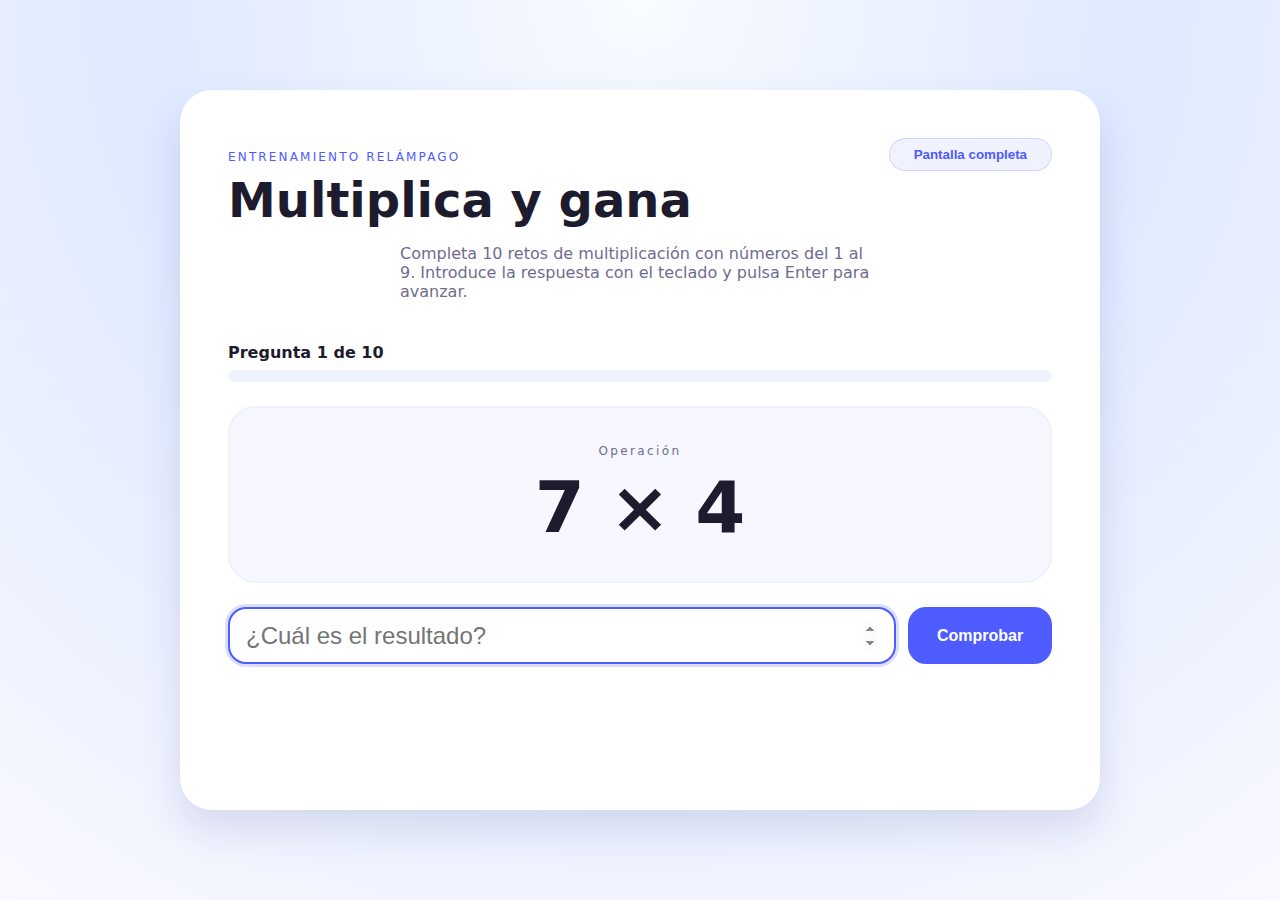
<file: index.html>
<!DOCTYPE html>
<html lang="es">
<head>
  <meta charset="UTF-8">
  <meta name="viewport" content="width=device-width, initial-scale=1.0">
  <title>Práctica de multiplicaciones</title>
  <link rel="stylesheet" href="style.css">
</head>
<body>
  <main class="app-card" role="main">
    <header class="app-header">
      <div class="heading-row">
        <div>
          <p class="eyebrow">Entrenamiento relámpago</p>
          <h1>Multiplica y gana</h1>
        </div>
        <button id="fullscreen-toggle" class="ghost-btn" type="button" aria-pressed="false">
          Pantalla completa
        </button>
      </div>
      <p class="subtitle">Completa 10 retos de multiplicación con números del 1 al 9. Introduce la respuesta con el teclado y pulsa Enter para avanzar.</p>
    </header>

    <section id="exercise" class="exercise">
      <div class="progress">
        <span id="progress-text">Pregunta 1 de 10</span>
        <div class="progress__track" aria-hidden="true">
          <div id="progress-fill" class="progress__fill"></div>
        </div>
      </div>

      <div class="question-card" aria-live="polite">
        <span class="question-label">Operación</span>
        <p id="question" class="question">3 × 7</p>
      </div>

      <form id="answer-form" class="answer-form" autocomplete="off">
        <label class="visually-hidden" for="answer">Tu respuesta</label>
        <div class="input-wrapper">
          <input id="answer" type="number" inputmode="numeric" min="0" step="1" placeholder="¿Cuál es el resultado?" required>
          <button type="submit" class="primary-btn">Comprobar</button>
        </div>
      </form>

      <p id="feedback" class="feedback" aria-live="assertive"></p>
    </section>
  </main>

  <div id="result-modal" class="modal" aria-hidden="true">
    <div class="modal__backdrop"></div>
    <div class="modal__dialog" role="dialog" aria-modal="true" aria-labelledby="result-title">
      <div class="modal__header">
        <p class="eyebrow">Intento completado</p>
        <h2 id="result-title">¡Buen trabajo!</h2>
      </div>
      <div class="modal__body">
        <p>Has completado los 10 retos.</p>
        <div class="score-card">
          <p><strong>Aciertos:</strong> <span id="hits">0</span> de <span id="total">10</span></p>
          <p><strong>Puntuación:</strong> <span id="final-score">0%</span></p>
          <p><strong>Tiempo empleado:</strong> <span id="final-time">00:00</span></p>
        </div>
      </div>
      <div class="modal__actions">
        <button id="restart" class="primary-btn">Volver a intentarlo</button>
      </div>
    </div>
  </div>

  <script src="scorm-api.js"></script>
  <script src="app.js"></script>
</body>
</html>
</file>
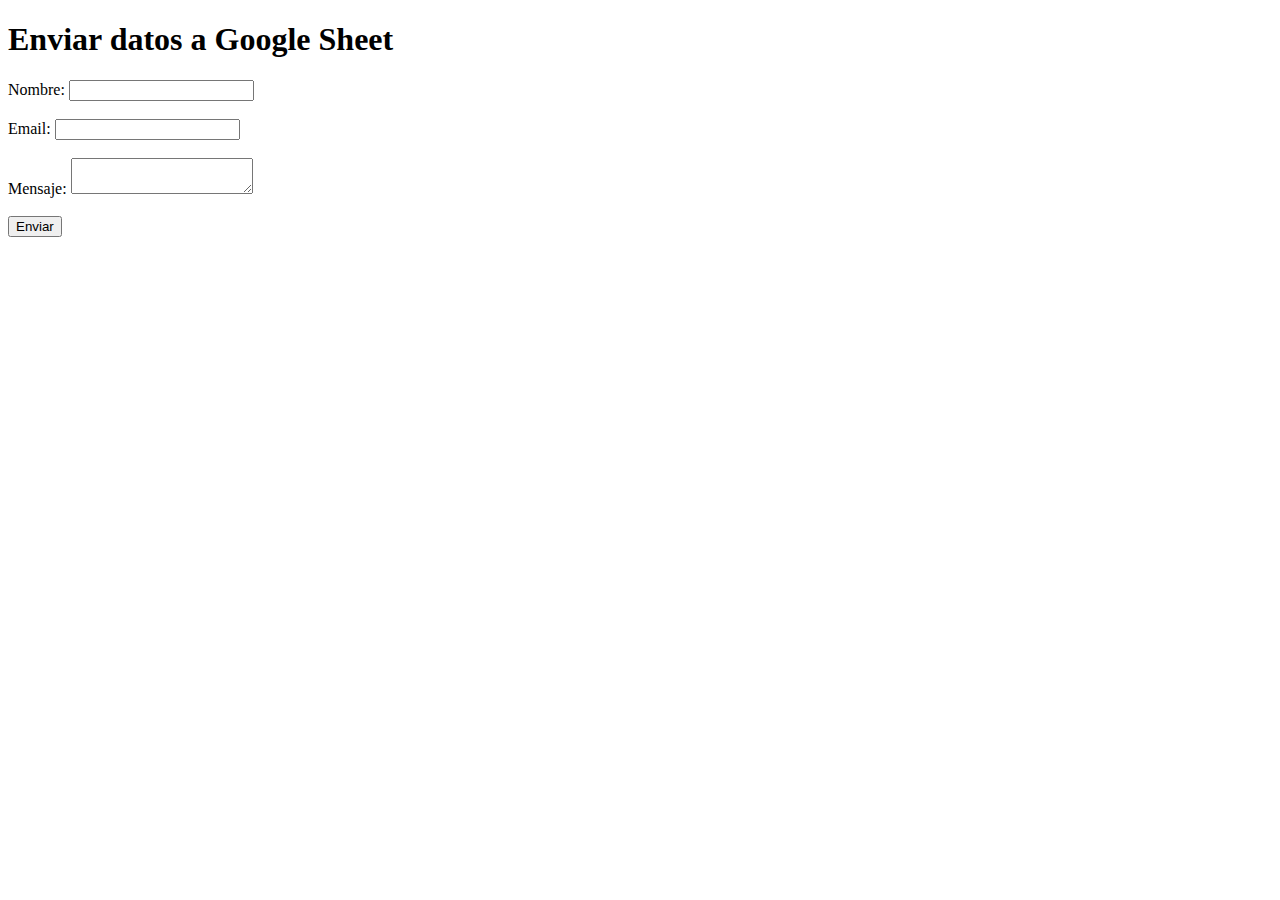
<file: test_sheet.html>
<!DOCTYPE html>
<html lang="es">
<head>
  <meta charset="UTF-8">
  <title>Enviar datos a Google Sheet</title>
</head>
<body>
  <h1>Enviar datos a Google Sheet</h1>
  <form id="dataForm">
    <label>
      Nombre:
      <input type="text" name="name" required>
    </label><br><br>
    <label>
      Email:
      <input type="email" name="email" required>
    </label><br><br>
    <label>
      Mensaje:
      <textarea name="message" required></textarea>
    </label><br><br>
    <button type="submit">Enviar</button>
  </form>

  <div id="response"></div>

  <script>
    document.getElementById('dataForm').addEventListener('submit', function(e) {
      e.preventDefault();

      // Recolecta los datos del formulario
      var formData = new FormData(e.target);
      var data = {
        name: formData.get('name'),
        email: formData.get('email'),
        message: formData.get('message')
      };

      // Envía la petición POST al Apps Script
      fetch('https://script.google.com/macros/s/AKfycby16N4CZK3FtgViZYjC40vK9wujekTVGWkLb6lrHFIOcbuS_8nMpa6x_cA1zlE3g7a7AA/exec', {
        method: 'POST',
        headers: {
          'Content-Type': 'application/json'
        },
        // Convierte los datos a JSON
        body: JSON.stringify(data)
      })
      .then(response => {
        // Nota: Si hay problemas de CORS, podrías necesitar ajustes adicionales
        return response.json();
      })
      .then(result => {
        document.getElementById('response').innerText = "Respuesta: " + JSON.stringify(result);
      })
      .catch(error => {
        console.error('Error:', error);
        document.getElementById('response').innerText = "Error al enviar los datos.";
      });
    });
  </script>
</body>
</html>
</file>
<file: style.css>
*,
*::before,
*::after {
  box-sizing: border-box;
}

:root {
  color-scheme: light;
  font-family: "Nunito", "Segoe UI", system-ui, -apple-system, sans-serif;
  --bg: radial-gradient(circle at top, #f8fbff 0%, #dfe9ff 45%, #f9f9ff 100%);
  --card-bg: #ffffff;
  --primary: #4d5bff;
  --primary-dark: #343fd1;
  --accent: #ffb347;
  --text: #1d1b2e;
  --muted: #6f6c8f;
  --border: #e2e6f0;
  --success: #0f9d58;
  --error: #d93025;
  --shadow: 0 20px 40px rgba(20, 31, 117, 0.12);
}

body {
  min-height: 100dvh;
  margin: 0;
  background: var(--bg);
  color: var(--text);
  display: flex;
  align-items: center;
  justify-content: center;
  padding: clamp(1rem, 4vw, 2.5rem);
}

.app-card {
  width: min(920px, 100%);
  min-height: clamp(520px, 80dvh, 720px);
  background: var(--card-bg);
  border-radius: 32px;
  padding: clamp(1.5rem, 4vw, 3rem);
  box-shadow: var(--shadow);
  display: flex;
  flex-direction: column;
  gap: 1.5rem;
}

.app-header {
  display: flex;
  flex-direction: column;
  gap: 0.5rem;
}

.heading-row {
  display: flex;
  gap: 1rem;
  justify-content: space-between;
  align-items: flex-start;
  flex-wrap: wrap;
}

.heading-row h1 {
  margin: 0;
}

.eyebrow {
  text-transform: uppercase;
  letter-spacing: 0.18em;
  font-size: 0.75rem;
  color: var(--primary);
  margin-bottom: 0.5rem;
}

.app-header h1 {
  margin: 0;
  font-size: clamp(2rem, 4vw, 3rem);
}

.subtitle {
  margin: 0.5rem auto 0;
  max-width: 480px;
  color: var(--muted);
}

.ghost-btn {
  border: 1px solid rgba(77, 91, 255, 0.2);
  background: rgba(77, 91, 255, 0.08);
  color: var(--primary);
  border-radius: 999px;
  padding: 0.5rem 1.5rem;
  font-weight: 600;
  cursor: pointer;
  transition: background 150ms ease, border 150ms ease;
}

.ghost-btn:hover {
  background: rgba(77, 91, 255, 0.14);
}

.exercise {
  flex: 1;
}

.exercise {
  display: flex;
  flex-direction: column;
  gap: 1.5rem;
  justify-content: center;
}

.progress {
  display: flex;
  flex-direction: column;
  gap: 0.5rem;
}

.progress span {
  font-weight: 600;
}

.progress__track {
  width: 100%;
  height: 12px;
  border-radius: 999px;
  background: #eef2ff;
  overflow: hidden;
}

.progress__fill {
  width: 0%;
  height: 100%;
  background: linear-gradient(90deg, var(--accent), var(--primary));
  transition: width 200ms ease;
}

.question-card {
  text-align: center;
  background: #f6f7ff;
  border-radius: 28px;
  padding: 2rem 1rem;
  border: 2px solid #edf0ff;
}

.question-label {
  letter-spacing: 0.2em;
  font-size: 0.75rem;
  color: var(--muted);
}

.question {
  font-size: clamp(3.5rem, 6vw, 4.5rem);
  margin: 0.4rem 0 0;
  font-weight: 700;
}

.answer-form {
  display: flex;
  flex-direction: column;
  gap: 1rem;
}

.input-wrapper {
  display: flex;
  gap: 0.75rem;
  flex-wrap: wrap;
}

.input-wrapper input {
  flex: 1 1 200px;
  font-size: 1.5rem;
  padding: 0.8rem 1rem;
  border-radius: 18px;
  border: 2px solid var(--border);
  transition: border 150ms ease, box-shadow 150ms ease;
}

.input-wrapper input:focus {
  outline: none;
  border-color: var(--primary);
  box-shadow: 0 0 0 3px rgba(77, 91, 255, 0.2);
}

.primary-btn {
  background: var(--primary);
  color: white;
  border: none;
  border-radius: 18px;
  padding: 0.8rem 1.8rem;
  font-size: 1rem;
  font-weight: 600;
  cursor: pointer;
  transition: background 150ms ease, transform 150ms ease;
}

.primary-btn:hover {
  background: var(--primary-dark);
  transform: translateY(-1px);
}

.primary-btn:active {
  transform: translateY(0);
}

.feedback {
  min-height: 1.5rem;
  font-weight: 600;
}

.feedback--success {
  color: var(--success);
}

.feedback--error {
  color: var(--error);
}

.score-card {
  background: #f6f7ff;
  border-radius: 24px;
  padding: 1.5rem;
  border: 2px solid #edf0ff;
  font-size: 1.2rem;
  line-height: 1.6;
}

.modal {
  position: fixed;
  inset: 0;
  display: flex;
  align-items: center;
  justify-content: center;
  padding: 1.5rem;
  background: rgba(8, 14, 44, 0.4);
  backdrop-filter: blur(3px);
  opacity: 0;
  pointer-events: none;
  transition: opacity 200ms ease;
  z-index: 10;
}

.modal.is-visible {
  opacity: 1;
  pointer-events: auto;
}

.modal__backdrop {
  position: absolute;
  inset: 0;
}

.modal__dialog {
  position: relative;
  width: min(480px, 100%);
  background: var(--card-bg);
  border-radius: 28px;
  padding: clamp(1.5rem, 3vw, 2.5rem);
  box-shadow: var(--shadow);
  z-index: 1;
  display: flex;
  flex-direction: column;
  gap: 1rem;
}

.modal__header h2 {
  margin: 0.25rem 0 0;
}

.modal__actions {
  display: flex;
  justify-content: flex-end;
}

.visually-hidden {
  position: absolute;
  width: 1px;
  height: 1px;
  margin: -1px;
  padding: 0;
  border: 0;
  clip: rect(0 0 0 0);
  clip-path: inset(50%);
  overflow: hidden;
  white-space: nowrap;
}

@media (max-width: 640px) {
  body {
    padding: 1rem;
  }

  .app-card {
    border-radius: 20px;
    padding: 1.25rem;
  }

  .input-wrapper {
    flex-direction: column;
  }

  .input-wrapper input,
  .primary-btn {
    width: 100%;
  }

  .ghost-btn {
    width: 100%;
    text-align: center;
  }
}
</file>
